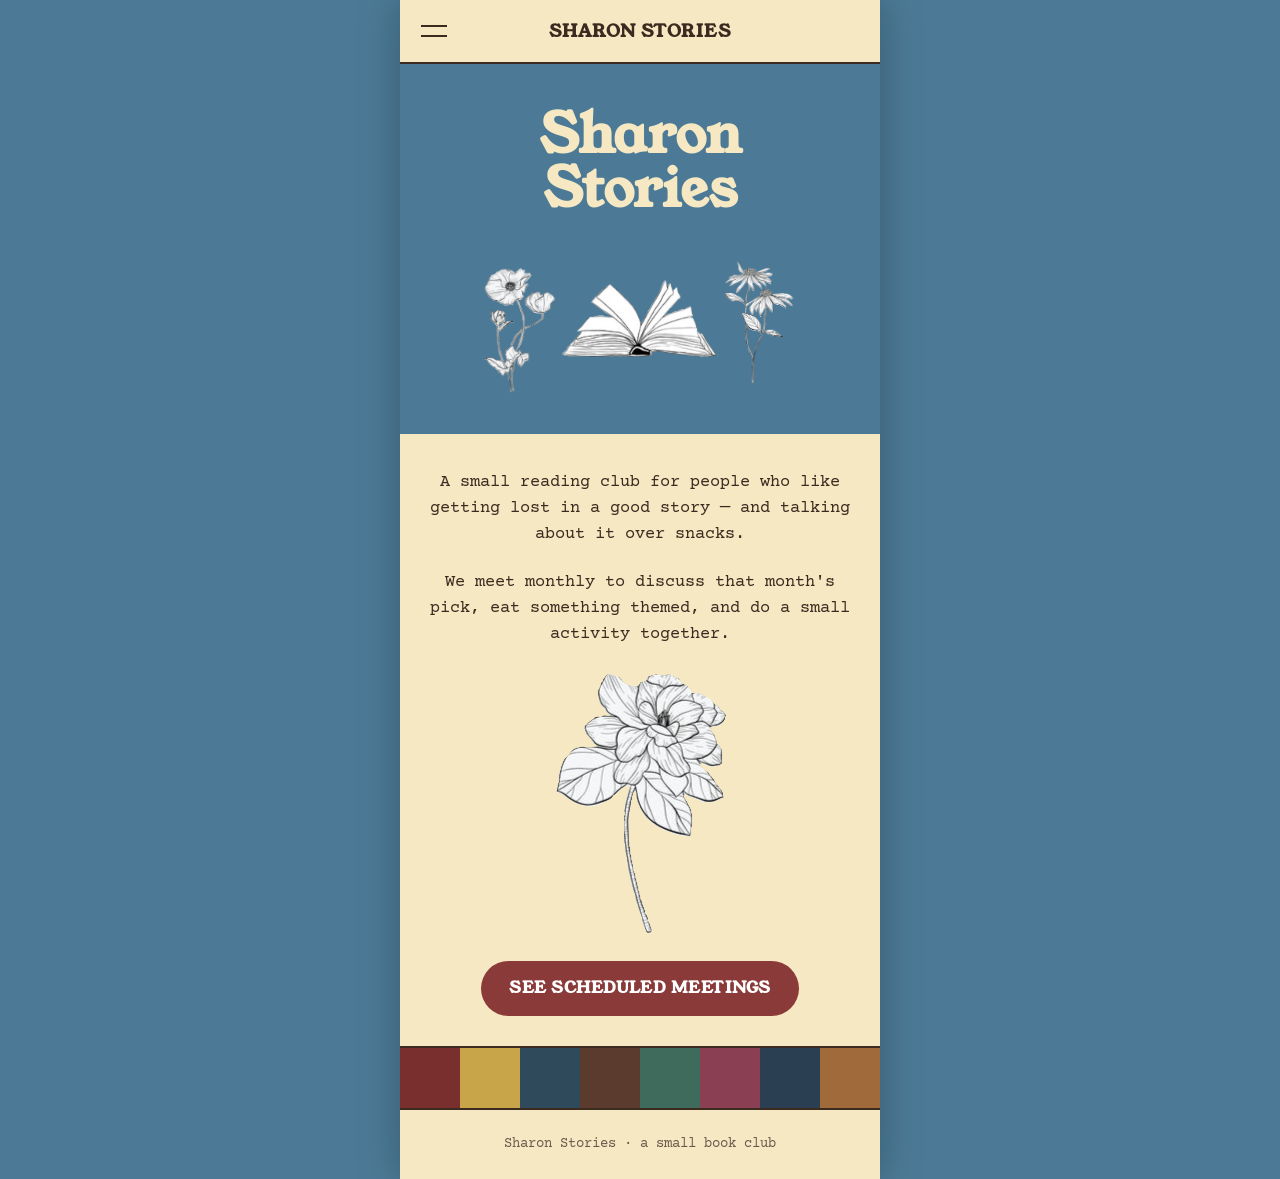
<file: index.html>
<!DOCTYPE html>
<html lang="en">
<head>
<meta charset="UTF-8">
<meta name="viewport" content="width=device-width, initial-scale=1">
<title>Sharon Stories</title>
<link rel="stylesheet" href="styles.css">
</head>
<body>

<div class="page">

  <header class="site-header">
    <button class="menu-toggle" type="button" aria-label="Open menu" aria-expanded="false" aria-controls="site-menu">
      <span></span><span></span>
    </button>
    <a href="index.html" class="brand">Sharon Stories</a>
    <nav class="site-menu" id="site-menu" aria-label="Main">
      <a href="index.html" aria-current="page">Home</a>
      <a href="events.html">Events</a>
    </nav>
  </header>

  <section class="hero">
    <h1>Sharon<br>Stories</h1>
    <div class="hero-art">
      <img src="images/homepage-flower1.webp" class="hero-flower hero-flower--left" alt="">
      <img src="images/homepage-book.webp" class="hero-book" alt="">
      <img src="images/homepage-flower3.webp" class="hero-flower hero-flower--right" alt="">
    </div>
  </section>

  <section class="intro">
    <p>A small reading club for people who like getting lost in a good story — and talking about it over snacks.</p>
    <p>We meet monthly to discuss that month's pick, eat something themed, and do a small activity together.</p>

    <img src="images/homepage-flower2.webp" class="intro-art" alt="">

    <a href="events.html" class="btn">See Scheduled Meetings</a>
  </section>

  <div class="spine-divider" aria-hidden="true">
    <span style="background:#7a2f2f"></span>
    <span style="background:#c9a54a"></span>
    <span style="background:#2f4a5a"></span>
    <span style="background:#5a3b2e"></span>
    <span style="background:#3f6b5c"></span>
    <span style="background:#8a3f52"></span>
    <span style="background:#2b3f52"></span>
    <span style="background:#a06a3a"></span>
  </div>

  <footer class="site-footer">Sharon Stories · a small book club</footer>

</div>

<script src="menu.js"></script>
</body>
</html>
</file>
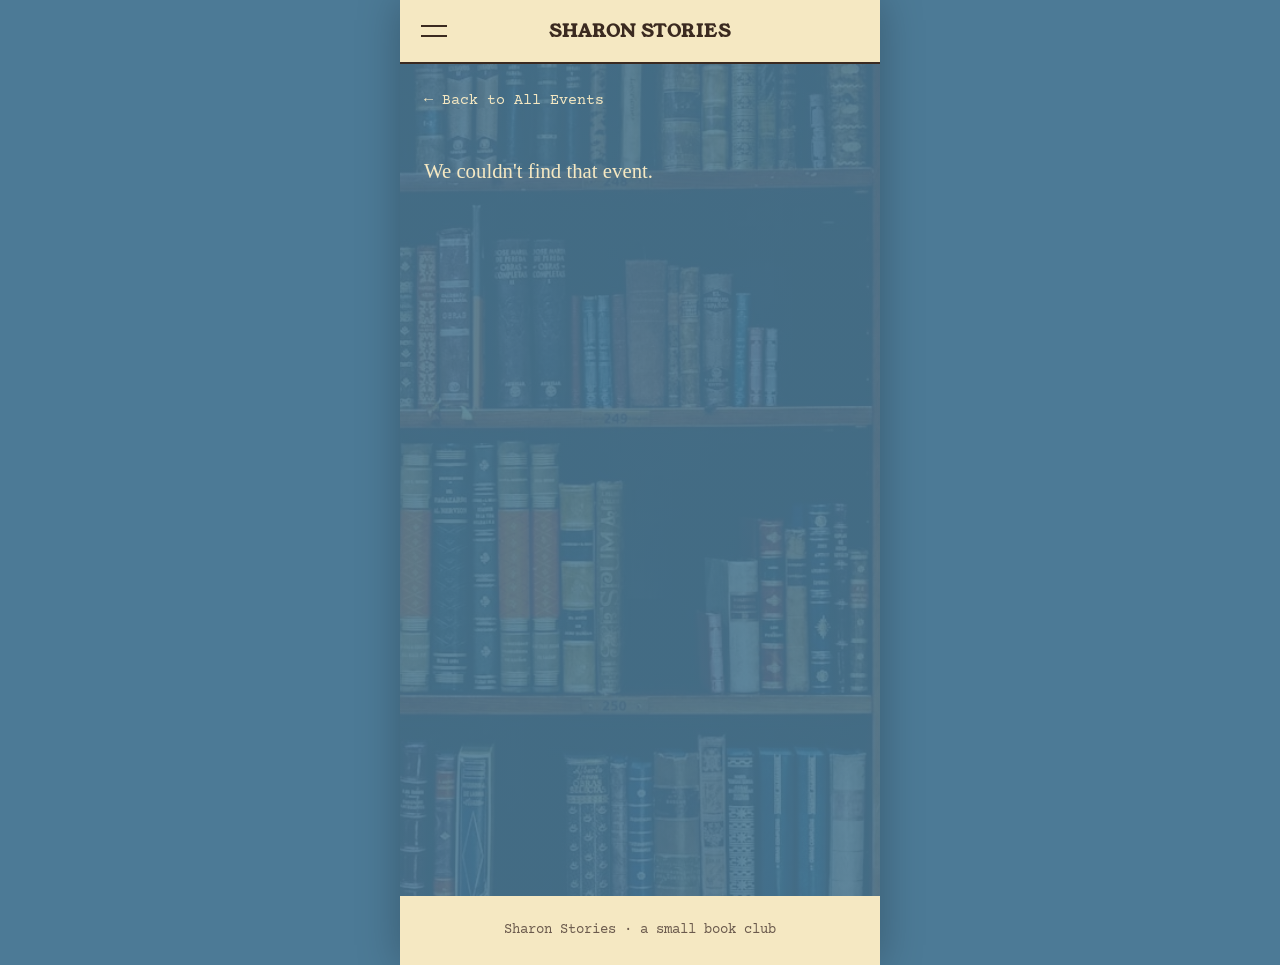
<file: event.html>
<!DOCTYPE html>
<html lang="en">
<head>
<meta charset="UTF-8">
<meta name="viewport" content="width=device-width, initial-scale=1">
<title>Event — Sharon Stories</title>
<link rel="stylesheet" href="styles.css">
</head>
<body>

<div class="page">

  <header class="site-header">
    <button class="menu-toggle" type="button" aria-label="Open menu" aria-expanded="false" aria-controls="site-menu">
      <span></span><span></span>
    </button>
    <a href="index.html" class="brand">Sharon Stories</a>
    <nav class="site-menu" id="site-menu" aria-label="Main">
      <a href="index.html">Home</a>
      <a href="events.html" aria-current="page">Events</a>
    </nav>
  </header>

  <section class="detail" id="detail">
    <!-- filled in by script below -->
  </section>

  <footer class="site-footer">Sharon Stories · a small book club</footer>

</div>

<script src="events-data.js"></script>
<script>
  const params = new URLSearchParams(window.location.search);
  const id = params.get('id');
  const ev = EVENTS.find(e => e.id === id);
  const container = document.getElementById('detail');

  if (!ev) {
    container.innerHTML = `
      <a class="back-link" href="events.html">← Back to All Events</a>
      <p style="font-family:'Playfair Display',serif;font-size:1.3rem;">We couldn't find that event.</p>
    `;
  } else {
    const coverHtml = ev.coverImage
      ? `<img class="detail__cover" src="${ev.coverImage}" alt="${ev.bookTitle} cover">`
      : '';

    container.innerHTML = `
      <a class="back-link" href="events.html">← Back to All Events</a>
      ${coverHtml}
      <h1 class="detail__title">${ev.title}</h1>
      ${ev.bookTitle ? `<p class="detail__book">${ev.bookTitle}${ev.bookAuthor ? ' — ' + ev.bookAuthor : ''}</p>` : ''}
      <p class="detail__datetime">${ev.dateDisplay}${ev.time ? '<br>' + ev.time : ''}</p>
      <div class="detail__facts">
        ${ev.food ? `<p><strong>Food:</strong> ${ev.food}</p>` : ''}
        ${ev.drink ? `<p><strong>Drink:</strong> ${ev.drink}</p>` : ''}
        ${ev.activity ? `<p><strong>Activity:</strong> ${ev.activity}</p>` : ''}
      </div>
    `;
  }
</script>

<script src="menu.js"></script>
</body>
</html>
</file>
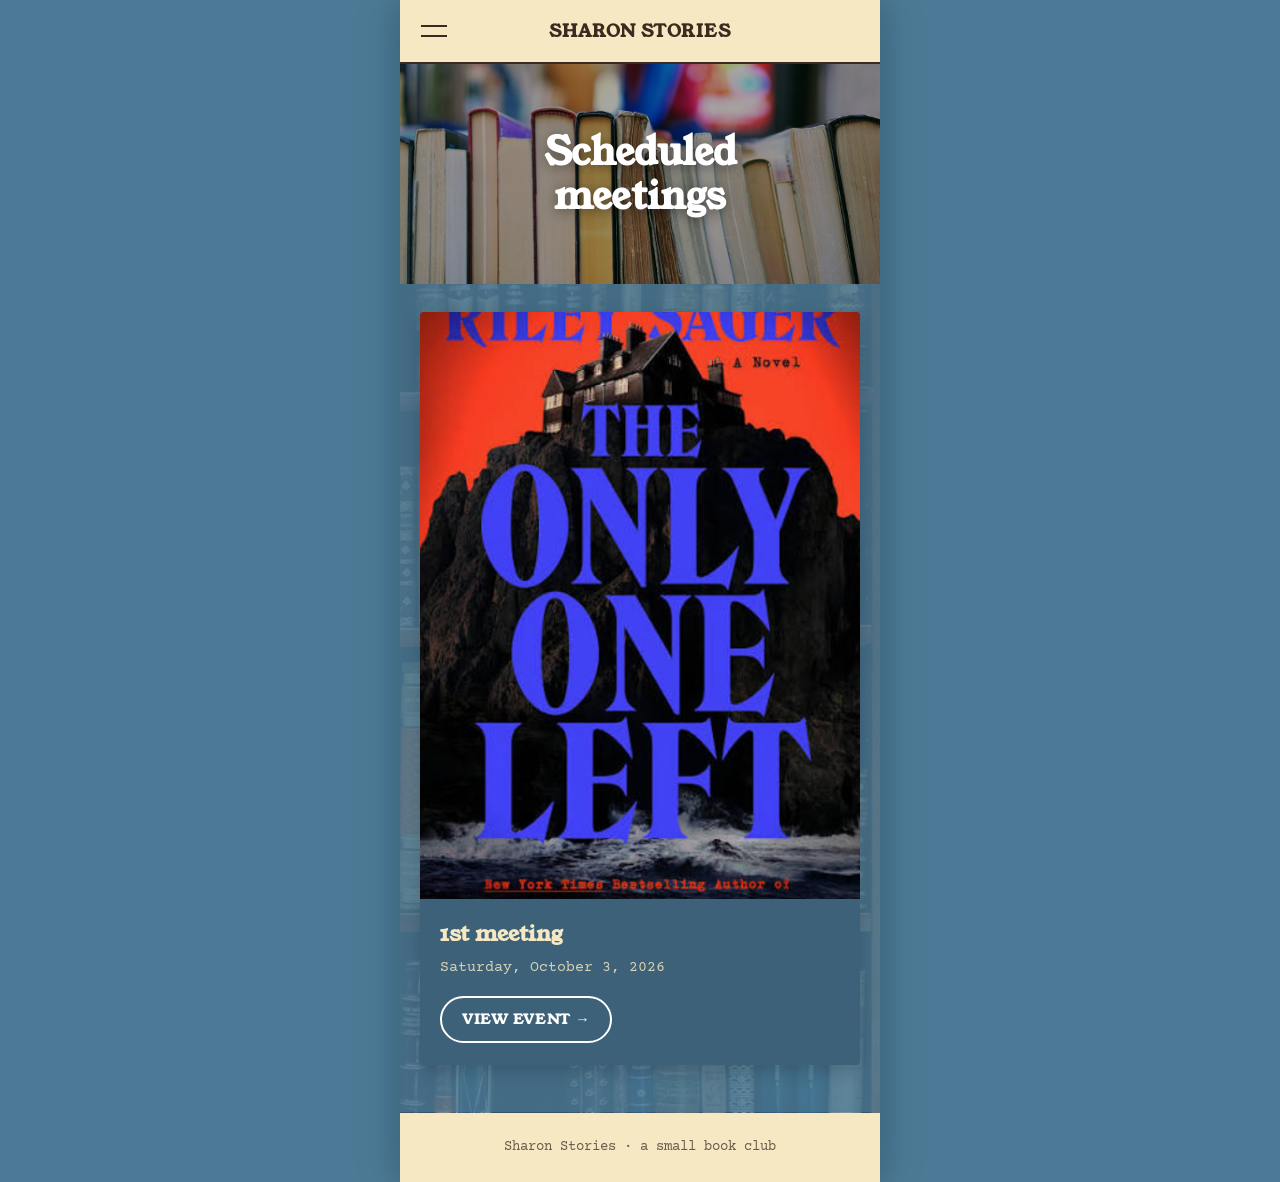
<file: events.html>
<!DOCTYPE html>
<html lang="en">
<head>
<meta charset="UTF-8">
<meta name="viewport" content="width=device-width, initial-scale=1">
<title>Scheduled Meetings — Sharon Stories</title>
<link rel="stylesheet" href="styles.css">
</head>
<body>

<div class="page">

  <header class="site-header">
    <button class="menu-toggle" type="button" aria-label="Open menu" aria-expanded="false" aria-controls="site-menu">
      <span></span><span></span>
    </button>
    <a href="index.html" class="brand">Sharon Stories</a>
    <nav class="site-menu" id="site-menu" aria-label="Main">
      <a href="index.html">Home</a>
      <a href="events.html" aria-current="page">Events</a>
    </nav>
  </header>

  <section class="list-hero">
    <img src="images/background-books.webp" class="list-hero__bg" alt="">
    <h1>Scheduled<br>meetings</h1>
  </section>

  <section class="events-list" id="events-list">
    <!-- filled in by script below -->
  </section>

  <footer class="site-footer">Sharon Stories · a small book club</footer>

</div>

<script src="events-data.js"></script>
<script>
  const container = document.getElementById('events-list');
  const sorted = [...EVENTS].sort((a, b) => new Date(a.date) - new Date(b.date));

  if (sorted.length === 0) {
    container.innerHTML = '<p class="empty-state">No meetings scheduled yet — check back soon.</p>';
  } else {
    sorted.forEach(ev => {
      const card = document.createElement('a');
      card.className = 'event-card';
      card.href = 'event.html?id=' + encodeURIComponent(ev.id);

      const coverHtml = ev.coverImage
        ? `<img class="event-card__cover" src="${ev.coverImage}" alt="${ev.bookTitle} cover">`
        : `<div class="event-card__cover event-card__cover--placeholder">${ev.bookTitle || 'No book set yet'}</div>`;

      card.innerHTML = `
        ${coverHtml}
        <div class="event-card__body">
          <p class="event-card__title">${ev.title}</p>
          <p class="event-card__date">${ev.dateDisplay}</p>
          <span class="event-card__cta">View Event →</span>
        </div>
      `;
      container.appendChild(card);
    });
  }
</script>

<script src="menu.js"></script>
</body>
</html>
</file>
<file: styles.css>
/* Sharon Stories — shared styles
   Palette: cream #F5E8C2, slate blue #4C7A96, brown ink #3B2A20, red accent #8B3A3A */

@import url('https://fonts.googleapis.com/css2?family=Young+Serif&family=Courier+Prime:wght@400;700&display=swap');

:root {
  --cream: #F5E8C2;
  --blue: #4C7A96;
  --blue-deep: #3C6178;
  --ink: #3B2A20;
  --ink-soft: #6b5a4d;
  --red: #8B3A3A;
  --red-hover: #742f2f;
  --cream-panel: #FBF3DC;
  --max-width: 480px;
}

* { box-sizing: border-box; }

html {
  scroll-behavior: smooth;
}

body {
  margin: 0;
  background: var(--blue);
  color: var(--ink);
  font-family: 'Courier Prime', monospace;
  font-size: 17px;
  line-height: 1.55;
  -webkit-font-smoothing: antialiased;
}

.page {
  max-width: var(--max-width);
  margin: 0 auto;
  min-height: 100vh;
  background: var(--cream);
  position: relative;
  overflow: hidden;
}

/* ---------- Header ---------- */
.site-header {
  display: flex;
  align-items: center;
  justify-content: center;
  gap: 14px;
  background: var(--cream);
  border-bottom: 2px solid var(--ink);
  padding: 18px 20px;
  position: sticky;
  top: 0;
  z-index: 20;
}

.site-header a {
  text-decoration: none;
  color: inherit;
}

.brand {
  font-family: 'Young Serif', serif;
  font-weight: 700;
  font-size: 1.05rem;
  letter-spacing: 0.06em;
  text-transform: uppercase;
  color: var(--ink);
  text-align: center;
}

.menu-toggle {
  position: absolute;
  left: 12px;
  top: 50%;
  transform: translateY(-50%);
  width: 44px;
  height: 44px;
  padding: 0 9px;
  background: none;
  border: none;
  cursor: pointer;
  display: flex;
  flex-direction: column;
  justify-content: center;
  gap: 8px;
}

.menu-toggle span {
  display: block;
  height: 2px;
  width: 26px;
  background: var(--ink);
  transition: transform 0.25s ease;
}

.menu-toggle[aria-expanded="true"] span:first-child { transform: translateY(5px) rotate(45deg); }
.menu-toggle[aria-expanded="true"] span:last-child  { transform: translateY(-5px) rotate(-45deg); }

.menu-toggle:focus-visible {
  outline: 2px solid var(--red);
  outline-offset: 2px;
}

.site-menu {
  position: absolute;
  top: 100%;
  left: 0;
  right: 0;
  background: var(--cream);
  border-bottom: 2px solid var(--ink);
  display: flex;
  flex-direction: column;
  padding: 8px 0;
  visibility: hidden;
  opacity: 0;
  transform: translateY(-8px);
  transition: opacity 0.2s ease, transform 0.2s ease, visibility 0.2s;
}

.site-menu.is-open {
  visibility: visible;
  opacity: 1;
  transform: translateY(0);
}

.site-header .site-menu a {
  font-family: 'Young Serif', serif;
  font-size: 1.4rem;
  color: var(--ink);
  padding: 14px 24px;
}

.site-header .site-menu a[aria-current="page"] {
  color: var(--red);
}

.site-header .site-menu a:hover {
  background: var(--cream-panel);
}

/* ---------- Buttons ---------- */
.btn {
  display: inline-flex;
  align-items: center;
  justify-content: center;
  gap: 8px;
  background: var(--red);
  color: #fff;
  font-family: 'Young Serif', serif;
  font-weight: 700;
  font-size: 1rem;
  letter-spacing: 0.03em;
  text-decoration: none;
  padding: 15px 28px;
  border-radius: 999px;
  border: none;
  text-transform: uppercase;
  min-height: 48px;
  transition: background 0.15s ease;
}

.btn:active {
  background: var(--red-hover);
}

.btn-outline {
  background: transparent;
  border: 2px solid #fff;
  color: #fff;
}

/* ---------- Hero (home page) ---------- */
.hero {
  background: var(--blue);
  color: var(--cream);
  padding: 44px 24px 40px;
  text-align: center;
}

.hero h1 {
  font-family: 'Young Serif', serif;
  font-weight: 900;
  font-size: clamp(2.6rem, 13vw, 3.4rem);
  margin: 0 0 28px;
  line-height: 1;
}

.hero-art {
  display: flex;
  align-items: center;
  justify-content: center;
  gap: 4px;
  max-width: 340px;
  margin: 0 auto;
}

.hero-book {
  width: 46%;
  height: auto;
  object-fit: contain;
}

.hero-flower {
  width: 22%;
  height: auto;
  object-fit: contain;
}

.hero-flower--left { margin-top: 20px; }
.hero-flower--right { margin-top: 4px; }

/* ---------- About / intro block ---------- */
.intro {
  padding: 36px 24px 30px;
  text-align: center;
}

.intro p {
  margin: 0 0 22px;
  font-size: 1.05rem;
  color: var(--ink);
}

.intro-art {
  width: auto;
  max-width: 220px;
  height: auto;
  margin: 6px auto 26px;
  display: block;
}

/* ---------- Spine divider ---------- */
.spine-divider {
  display: flex;
  height: 64px;
  overflow: hidden;
  border-top: 2px solid var(--ink);
  border-bottom: 2px solid var(--ink);
}

.spine-divider span {
  flex: 1;
  height: 100%;
}

/* ---------- Events list page ---------- */
.list-hero {
  position: relative;
  background: var(--ink);
  height: 220px;
  overflow: hidden;
}

.list-hero__bg {
  width: 100%;
  height: 100%;
  object-fit: cover;
  display: block;
}

.list-hero::after {
  content: "";
  position: absolute;
  inset: 0;
  background: rgba(0,0,0,0.35);
}

.list-hero h1 {
  position: absolute;
  inset: 0;
  z-index: 1;
  display: flex;
  align-items: center;
  justify-content: center;
  text-align: center;
  color: #fff;
  font-family: 'Young Serif', serif;
  font-weight: 700;
  font-size: 2.4rem;
  line-height: 1.15;
  margin: 0;
  padding: 0 16px;
  text-shadow: 0 2px 14px rgba(0,0,0,0.45);
}

.events-list {
  background-image: linear-gradient(rgba(76,122,150,0.88), rgba(76,122,150,0.88)), url('images/background-bookshelves.webp');
  background-size: cover;
  background-position: center;
  padding: 28px 20px 48px;
  display: flex;
  flex-direction: column;
  gap: 28px;
}

.event-card {
  display: block;
  text-decoration: none;
  color: inherit;
  background: var(--blue-deep);
  border-radius: 4px;
  overflow: hidden;
  box-shadow: 0 6px 18px rgba(0,0,0,0.18);
}

.event-card__cover {
  width: 100%;
  aspect-ratio: 3 / 4;
  object-fit: cover;
  display: block;
  background: var(--ink);
}

.event-card__cover--placeholder {
  display: flex;
  align-items: center;
  justify-content: center;
  color: var(--cream);
  font-family: 'Young Serif', serif;
  font-size: 1.2rem;
  text-align: center;
  padding: 20px;
}

.event-card__body {
  padding: 18px 20px 22px;
  color: var(--cream);
}

.event-card__title {
  font-family: 'Young Serif', serif;
  font-weight: 700;
  font-size: 1.4rem;
  margin: 0 0 6px;
}

.event-card__date {
  font-family: 'Courier Prime', monospace;
  font-size: 0.92rem;
  color: var(--cream);
  opacity: 0.85;
  margin: 0 0 16px;
}

.event-card__cta {
  font-family: 'Young Serif', serif;
  font-weight: 700;
  text-transform: uppercase;
  font-size: 0.9rem;
  letter-spacing: 0.04em;
  border: 2px solid #fff;
  border-radius: 999px;
  color: #fff;
  padding: 10px 20px;
  display: inline-block;
}

.empty-state {
  color: var(--cream);
  text-align: center;
  padding: 40px 24px;
  font-size: 1.02rem;
}

/* ---------- Event detail page ---------- */
.detail {
  background-image: linear-gradient(rgba(76,122,150,0.88), rgba(76,122,150,0.88)), url('images/background-bookshelves.webp');
  background-size: cover;
  background-position: center;
  min-height: calc(100vh - 68px);
  color: var(--cream);
  padding: 24px 24px 56px;
}

.back-link {
  color: var(--cream);
  text-decoration: none;
  font-family: 'Courier Prime', monospace;
  font-size: 0.95rem;
  display: inline-block;
  margin-bottom: 22px;
}

.detail__cover {
  width: 100%;
  max-width: 320px;
  display: block;
  margin: 0 auto 24px;
  border-radius: 2px;
  box-shadow: 0 10px 24px rgba(0,0,0,0.3);
}

.detail__title {
  font-family: 'Young Serif', serif;
  font-weight: 700;
  font-size: 2rem;
  margin: 0 0 10px;
}

.detail__book {
  font-family: 'Young Serif', serif;
  font-size: 1.05rem;
  margin: 0 0 4px;
  opacity: 0.95;
}

.detail__datetime {
  font-family: 'Courier Prime', monospace;
  font-size: 0.98rem;
  margin: 0 0 24px;
  opacity: 0.9;
}

.detail__facts {
  display: flex;
  flex-direction: column;
  gap: 12px;
  font-family: 'Courier Prime', monospace;
  font-size: 0.98rem;
}

.detail__facts strong {
  font-weight: 700;
}

/* ---------- Footer ---------- */
.site-footer {
  text-align: center;
  padding: 24px;
  background: var(--cream);
  font-size: 0.85rem;
  color: var(--ink-soft);
}

@media (min-width: 481px) {
  .page {
    box-shadow: 0 0 40px rgba(0,0,0,0.25);
  }
}
</file>
